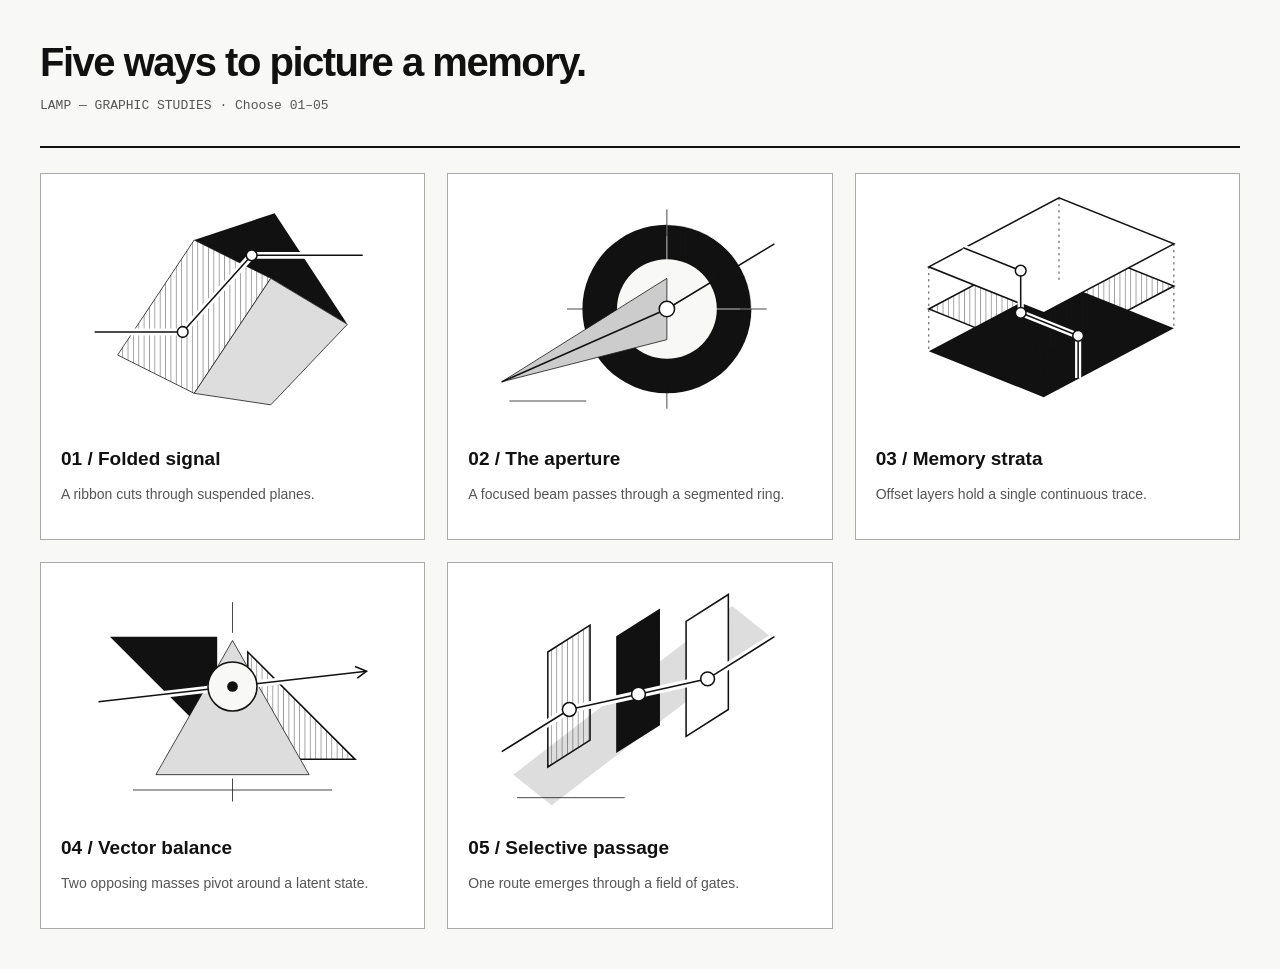
<file: graphic-options/index.html>
<!doctype html><html lang="en"><meta charset="utf-8"><meta name="viewport" content="width=device-width,initial-scale=1"><title>Five directions / LAMP</title><style>*{box-sizing:border-box}body{margin:0;padding:40px;background:#f8f8f6;color:#111;font-family:Arial,sans-serif}header{border-bottom:2px solid;padding-bottom:20px;margin-bottom:25px}h1{font-size:40px;letter-spacing:-1.5px;margin:0 0 10px}header p{font:13px monospace}.grid{display:grid;grid-template-columns:repeat(3,1fr);gap:22px}article{border:1px solid #aaa;padding:20px;background:white}img{width:100%;height:230px}h2{font-size:19px;margin:20px 0 8px}p{font-size:14px;line-height:1.5;color:#555}@media(max-width:800px){.grid{grid-template-columns:repeat(2,1fr)}}@media(max-width:500px){body{padding:20px}.grid{grid-template-columns:1fr}}</style><header><h1>Five ways to picture a memory.</h1><p>LAMP — GRAPHIC STUDIES · Choose 01–05</p></header><div class="grid"><article><img src="01.svg" alt="A ribbon cuts through suspended planes."><h2>01 / Folded signal</h2><p>A ribbon cuts through suspended planes.</p></article><article><img src="02.svg" alt="A focused beam passes through a segmented ring."><h2>02 / The aperture</h2><p>A focused beam passes through a segmented ring.</p></article><article><img src="03.svg" alt="Offset layers hold a single continuous trace."><h2>03 / Memory strata</h2><p>Offset layers hold a single continuous trace.</p></article><article><img src="04.svg" alt="Two opposing masses pivot around a latent state."><h2>04 / Vector balance</h2><p>Two opposing masses pivot around a latent state.</p></article><article><img src="05.svg" alt="One route emerges through a field of gates."><h2>05 / Selective passage</h2><p>One route emerges through a field of gates.</p></article></div></html>
</file>
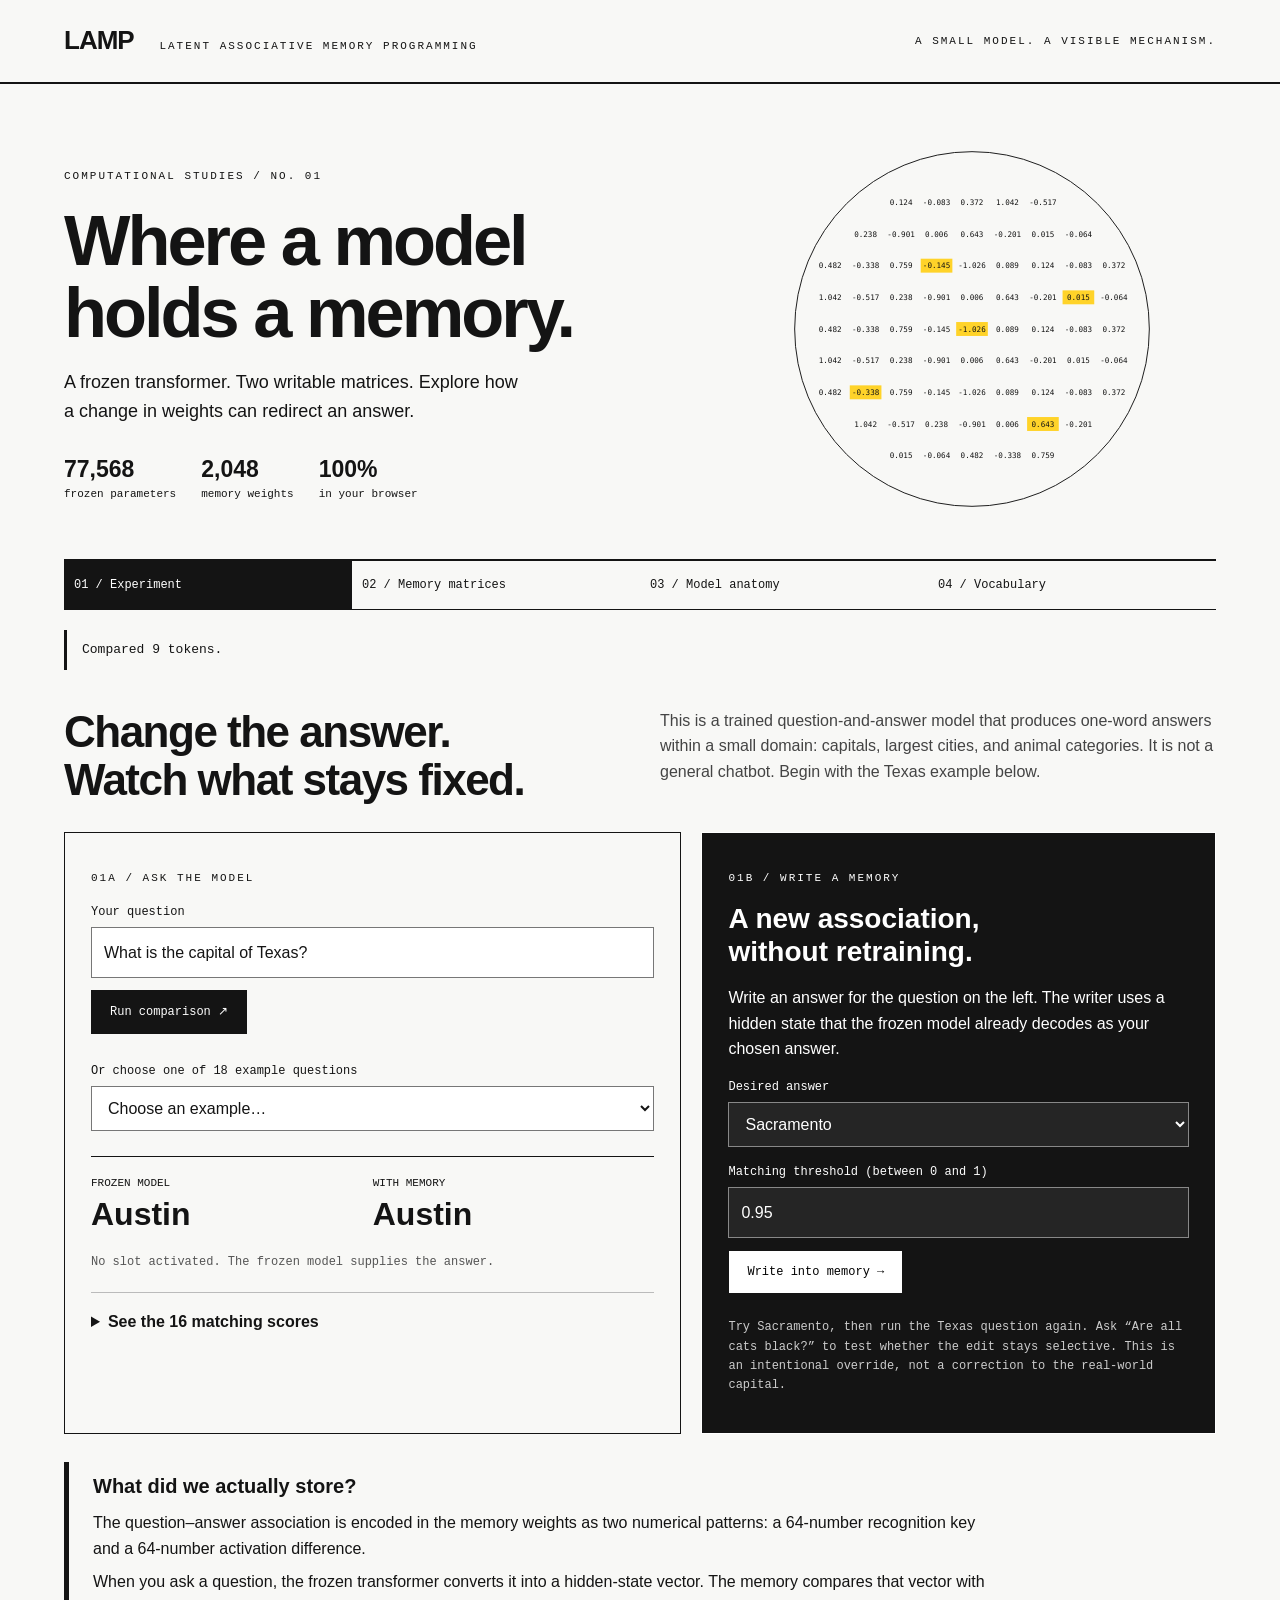
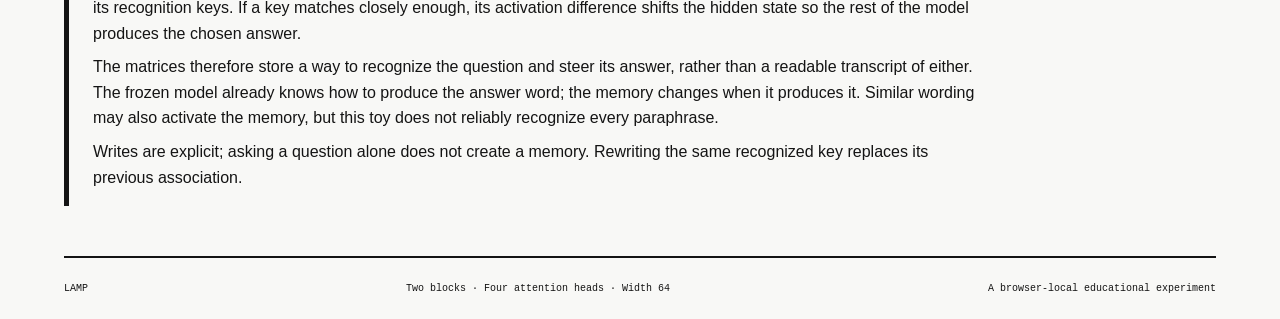
<file: web/index.html>
<!doctype html><html lang="en"><head><meta charset="utf-8"><meta name="viewport" content="width=device-width,initial-scale=1"><title>LAMP — An interactive transformer laboratory</title><link rel="stylesheet" href="style.css"></head><body>
<header><a class="brand" href="#experiment">LAMP <span>LATENT ASSOCIATIVE MEMORY PROGRAMMING</span></a><span class="edition">A SMALL MODEL. A VISIBLE MECHANISM.</span></header>
<main><section class="hero"><div><p class="eyebrow">COMPUTATIONAL STUDIES / NO. 01</p><h1>Where a model<br>holds a memory.</h1><p class="intro">A frozen transformer. Two writable matrices. Explore how a change in weights can redirect an answer.</p><div class="stats"><span><b>77,568</b> frozen parameters</span><span><b>2,048</b> memory weights</span><span><b>100%</b> in your browser</span></div></div><img class="architecture weight-field" src="weight-field.svg" width="600" height="600" alt="A circular field of decimal weights, with five values highlighted in yellow."></section>
<nav aria-label="Laboratory sections"><a href="#experiment">01 / Experiment</a><a href="#matrices">02 / Memory matrices</a><a href="#anatomy">03 / Model anatomy</a><a href="#vocabulary">04 / Vocabulary</a></nav>
<p id="status" role="status" aria-live="polite">Loading the frozen model…</p>
<section id="experiment" class="page"><div class="section-heading"><h2>Change the answer.<br>Watch what stays fixed.</h2><p>This is a trained question-and-answer model that produces one-word answers within a small domain: capitals, largest cities, and animal categories. It is not a general chatbot. Begin with the Texas example below.</p></div><div class="columns"><article class="panel"><p class="eyebrow">01A / ASK THE MODEL</p><form id="ask-form"><label for="question">Your question</label><input id="question" value="What is the capital of Texas?" required maxlength="500"><button>Run comparison ↗</button></form><label for="examples">Or choose one of 18 example questions</label><select id="examples"><option value="">Choose an example…</option></select><div class="results"><div><span>Frozen model</span><strong id="base-answer">—</strong></div><div><span>With memory</span><strong id="memory-answer">—</strong></div></div><p id="match" class="note">Run a question to inspect the memory gate.</p><details><summary>See the 16 matching scores</summary><div id="scores"></div></details></article><article class="panel dark"><p class="eyebrow">01B / WRITE A MEMORY</p><h3>A new association,<br>without retraining.</h3><p>Write an answer for the question on the left. The writer uses a hidden state that the frozen model already decodes as your chosen answer.</p><form id="write-form"><label for="answer">Desired answer</label><select id="answer"></select><label for="write-threshold">Matching threshold (between 0 and 1)</label><input id="write-threshold" type="number" min="0.001" max="0.999" step="0.001" value="0.95" required><button>Write into memory →</button></form><p class="note">Try Sacramento, then run the Texas question again. Ask “Are all cats black?” to test whether the edit stays selective. This is an intentional override, not a correction to the real-world capital.</p></article></div><aside class="lesson"><b>What did we actually store?</b><p>The question–answer association is encoded in the memory weights as two numerical patterns: a 64-number recognition key and a 64-number activation difference.</p><p>When you ask a question, the frozen transformer converts it into a hidden-state vector. The memory compares that vector with its recognition keys. If a key matches closely enough, its activation difference shifts the hidden state so the rest of the model produces the chosen answer.</p><p>The matrices therefore store a way to recognize the question and steer its answer, rather than a readable transcript of either. The frozen model already knows how to produce the answer word; the memory changes when it produces it. Similar wording may also activate the memory, but this toy does not reliably recognize every paraphrase.</p><p>Writes are explicit; asking a question alone does not create a memory. Rewriting the same recognized key replaces its previous association.</p></aside></section>
<section id="matrices" class="page" hidden><div class="section-heading"><h2>The memory is<br>the numbers.</h2><p>Each row is one of 16 slots. Select a matrix and slot, then edit any of its 64 weights. These columns represent hidden features, not vocabulary tokens.</p></div><div class="toolbar"><label>Matrix<select id="matrix"><option value="keys">K / Recognition keys · 16 × 64</option><option value="deltas">D / Activation deltas · 16 × 64</option></select></label><label>Memory slot<select id="slot"></select></label><label class="check"><input id="enabled" type="checkbox"> Slot enabled</label><label>Threshold<input id="threshold" type="number" step="0.001" min="0.001" max="0.999"></label></div><p id="row-info" class="note"></p><form id="weights-form"><div id="weights" class="weight-grid"></div><div class="actions"><button>Save all 64 weights</button><button type="button" id="undo">Undo last change</button><button type="button" id="clear-slot">Clear this slot</button></div></form><details><summary>Bulk row editing and scaling</summary><label for="row-text">64 numbers, separated by spaces or commas</label><textarea id="row-text" rows="4"></textarea><div class="actions"><button id="replace-row">Replace row</button><label>Multiplier<input id="factor" type="number" value="1" step="any"></label><button id="scale">Scale row</button></div></details><aside class="lesson"><b>Reading these two matrices</b><p><strong>K decides when.</strong> The normalized query is multiplied by Kᵀ. A slot can activate only when enabled and its score meets its threshold. The highest eligible score wins; ties choose the lower slot.</p><p><strong>D decides how.</strong> The selected delta row is added to the final prompt state before the second block’s FFN. Raw edits are saved as float32, without automatic normalization. Scaling a key changes its matching sensitivity; scores are cosine similarities only for unit-length keys. Editing an empty row does not enable it.</p><p>Arbitrary numbers do not automatically represent meaningful concepts. Start with a writer-created row, make a small change, and compare the result in Experiment. Large values can make the output unstable.</p></aside><div class="panel"><h3>Keep or share an experiment</h3><p>Memory saves locally in this browser on this site. It is not shared with other visitors. Export a JSON file to move it to another browser. No questions are sent to a server.</p><div class="actions"><button id="export">Export memory</button><label class="file-button">Import memory<input id="import" type="file" accept=".json,application/json"></label><button id="reset">Clear all memory</button></div><p id="storage-note" class="note"></p></div></section>
<section id="anatomy" class="page" hidden><div class="section-heading"><h2>Follow the signal.</h2><p>All shapes below describe one question. T is its token count, including &lt;bos&gt; and &lt;answer&gt;. “What is the capital of Texas?” has T = 9. The browser runs the actual trained transformer, not a question-to-answer lookup table.</p></div><div id="pipeline"></div><aside class="lesson"><b>How the forward-only writer works</b><p>1. Run your question through the frozen model to obtain its 64-number state h, just after the second attention residual.</p><p>2. Probe 18 example questions without memory. Select a donor state h* whose output predicts the desired answer with the highest probability among eligible donors.</p><p>3. Write K[row] = h / ‖h‖ and D[row] = h* − h. For the exact source, h + D[row] = h*, so the remaining FFN and output head receive the donor state.</p><p>This is a restricted activation-transplant experiment. It cannot write arbitrary new words, reconstruct past questions, or guarantee activation for every paraphrase. The base was trained once; the memory writer does not use backpropagation.</p></aside></section>
<section id="vocabulary" class="page" hidden><div class="section-heading"><h2>Fifty-eight tokens.<br>A deliberately small world.</h2><p>The tokenizer lowercases text and recognizes letter sequences, question marks, and periods. Unknown words become &lt;unk&gt;; other characters are ignored. The limit is 46 question tokens plus two special tokens. Output is one token.</p></div><label for="vocab-filter">Find a token or its ID</label><input id="vocab-filter" placeholder="e.g. texas, 50, or <answer>"><div id="vocab-list" class="vocab-grid"></div><aside class="lesson"><b>Four special tokens</b><p>&lt;pad&gt; fills shorter sequences in Python batches. &lt;unk&gt; represents unknown words. &lt;bos&gt; starts the prompt. &lt;answer&gt; ends it and supplies the state used to predict an answer. “losangeles” is one token in this model.</p><p>A vocabulary is a set of representable tokens, not a list of concepts the model understands. Knowing a token does not mean it can answer arbitrary questions about it.</p></aside></section>
<footer><span>LAMP</span><span>Two blocks · Four attention heads · Width 64</span><span>A browser-local educational experiment</span></footer></main><script type="module" src="app.mjs"></script></body></html>
</file>
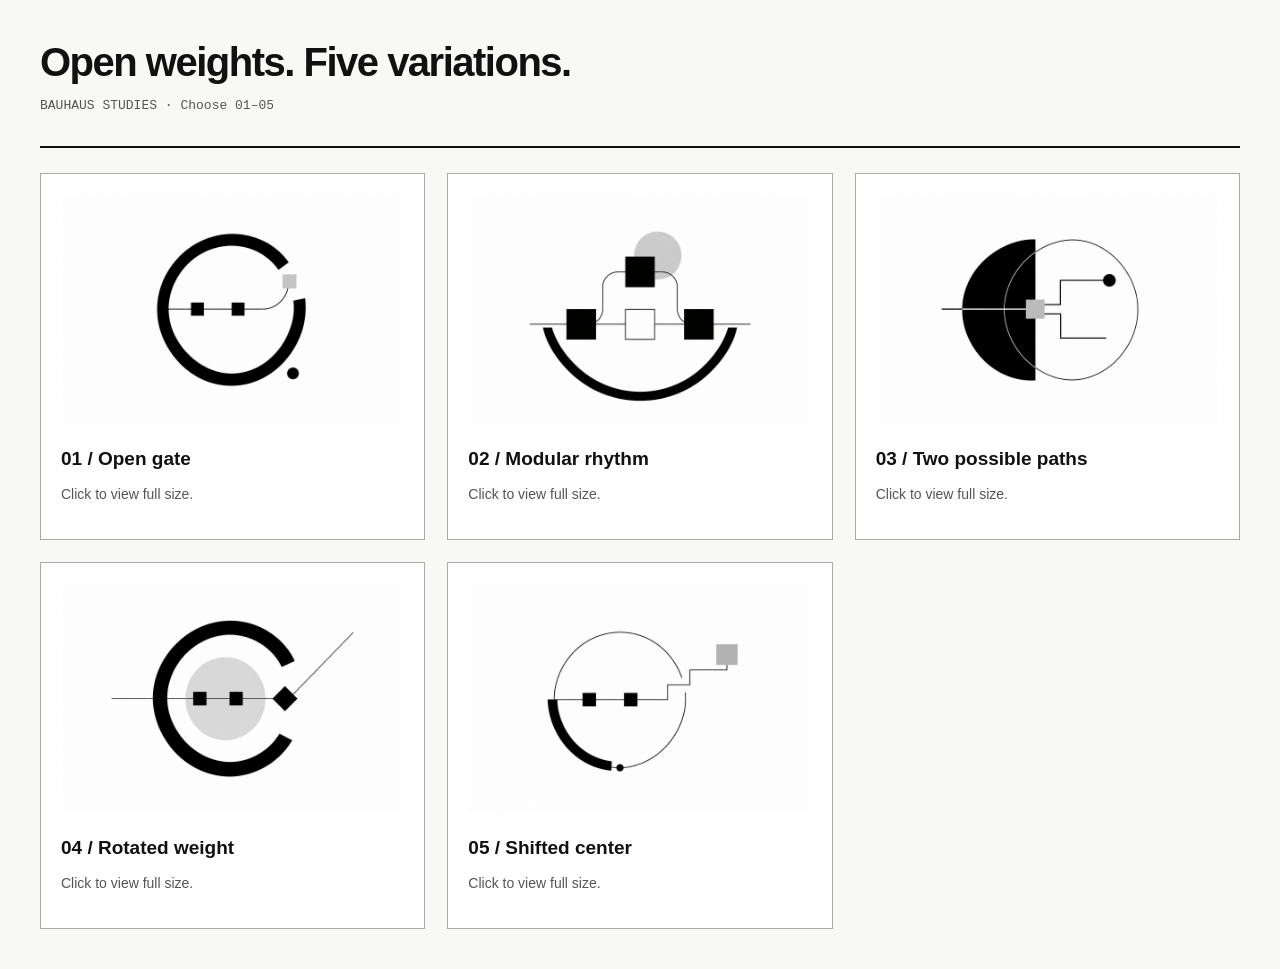
<file: graphic-options/bauhaus/index.html>
<!doctype html><html lang="en"><meta charset="utf-8"><meta name="viewport" content="width=device-width,initial-scale=1"><title>Bauhaus / Five variations</title><style>*{box-sizing:border-box}body{margin:0;padding:40px;background:#f8f8f6;color:#111;font-family:Arial,sans-serif}header{border-bottom:2px solid;padding-bottom:20px;margin-bottom:25px}h1{font-size:40px;letter-spacing:-1.5px;margin:0 0 10px}header p{font:13px monospace}.grid{display:grid;grid-template-columns:repeat(3,1fr);gap:22px}article{border:1px solid #aaa;padding:20px;background:white}img{width:100%;height:230px}h2{font-size:19px;margin:20px 0 8px}p{font-size:14px;line-height:1.5;color:#555}@media(max-width:800px){.grid{grid-template-columns:repeat(2,1fr)}}@media(max-width:500px){body{padding:20px}.grid{grid-template-columns:1fr}}</style><header><h1>Open weights. Five variations.</h1><p>BAUHAUS STUDIES · Choose 01–05</p></header><div class="grid"><article><a href="01.png"><img src="01.png" alt="Open gate"></a><h2>01 / Open gate</h2><p>Click to view full size.</p></article><article><a href="02.png"><img src="02.png" alt="Modular rhythm"></a><h2>02 / Modular rhythm</h2><p>Click to view full size.</p></article><article><a href="03.png"><img src="03.png" alt="Two possible paths"></a><h2>03 / Two possible paths</h2><p>Click to view full size.</p></article><article><a href="04.png"><img src="04.png" alt="Rotated weight"></a><h2>04 / Rotated weight</h2><p>Click to view full size.</p></article><article><a href="05.png"><img src="05.png" alt="Shifted center"></a><h2>05 / Shifted center</h2><p>Click to view full size.</p></article></div></html>
</file>
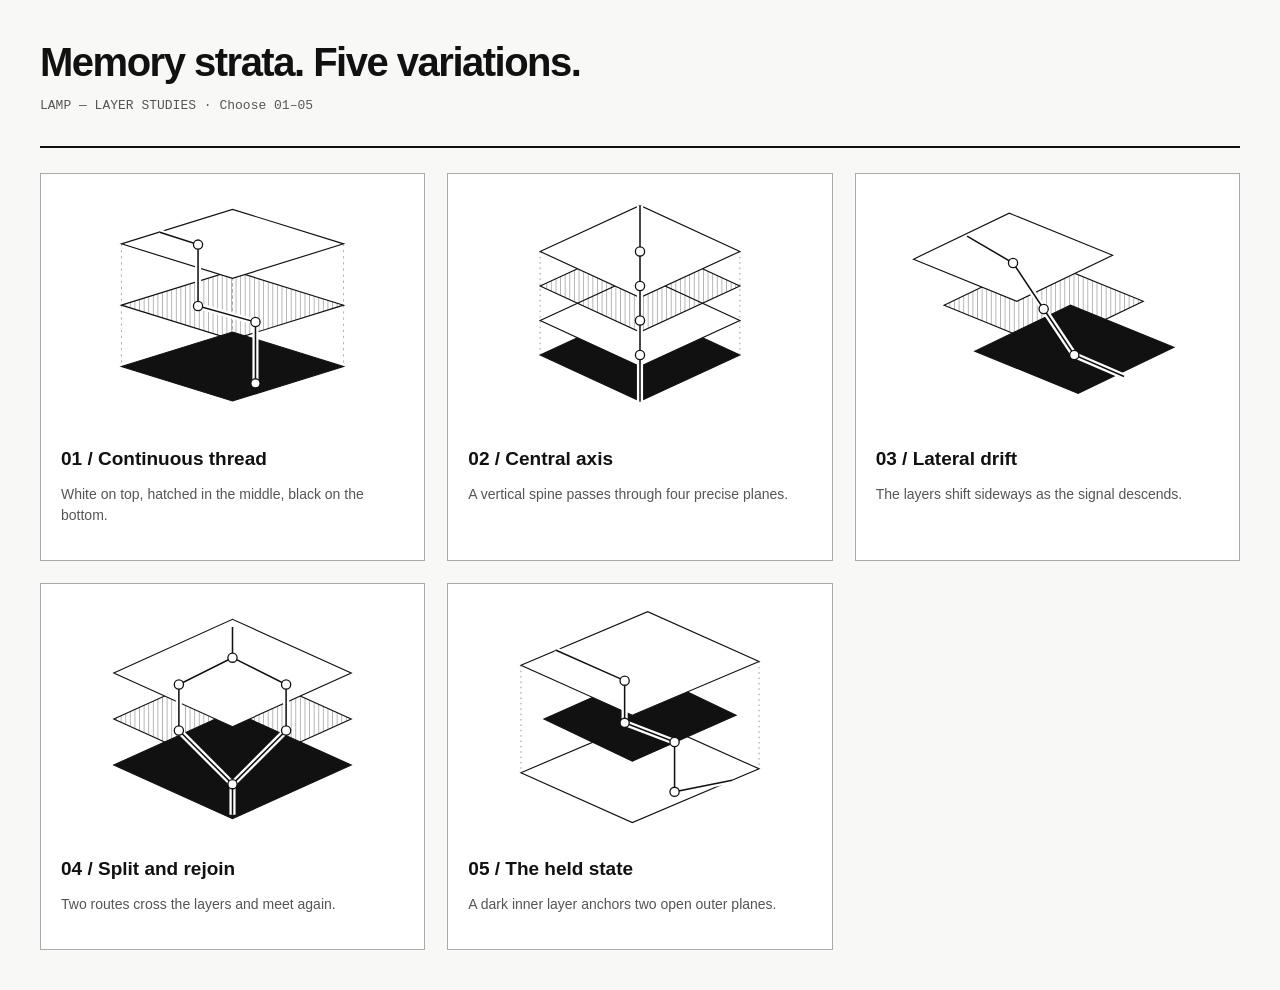
<file: graphic-options/strata/index.html>
<!doctype html><html lang="en"><meta charset="utf-8"><meta name="viewport" content="width=device-width,initial-scale=1"><title>Memory strata / Five variations</title><style>*{box-sizing:border-box}body{margin:0;padding:40px;background:#f8f8f6;color:#111;font-family:Arial,sans-serif}header{border-bottom:2px solid;padding-bottom:20px;margin-bottom:25px}h1{font-size:40px;letter-spacing:-1.5px;margin:0 0 10px}header p{font:13px monospace}.grid{display:grid;grid-template-columns:repeat(3,1fr);gap:22px}article{border:1px solid #aaa;padding:20px;background:white}img{width:100%;height:230px}h2{font-size:19px;margin:20px 0 8px}p{font-size:14px;line-height:1.5;color:#555}@media(max-width:800px){.grid{grid-template-columns:repeat(2,1fr)}}@media(max-width:500px){body{padding:20px}.grid{grid-template-columns:1fr}}</style><header><h1>Memory strata. Five variations.</h1><p>LAMP — LAYER STUDIES · Choose 01–05</p></header><div class="grid"><article><img src="01.svg" alt="White on top, hatched in the middle, black on the bottom."><h2>01 / Continuous thread</h2><p>White on top, hatched in the middle, black on the bottom.</p></article><article><img src="02.svg" alt="A vertical spine passes through four precise planes."><h2>02 / Central axis</h2><p>A vertical spine passes through four precise planes.</p></article><article><img src="03.svg" alt="The layers shift sideways as the signal descends."><h2>03 / Lateral drift</h2><p>The layers shift sideways as the signal descends.</p></article><article><img src="04.svg" alt="Two routes cross the layers and meet again."><h2>04 / Split and rejoin</h2><p>Two routes cross the layers and meet again.</p></article><article><img src="05.svg" alt="A dark inner layer anchors two open outer planes."><h2>05 / The held state</h2><p>A dark inner layer anchors two open outer planes.</p></article></div></html>
</file>
<file: web/style.css>
:root{color-scheme:light;--ink:#141414;--paper:#f8f8f6}*{box-sizing:border-box}body{margin:0;background:var(--paper);color:var(--ink);font:16px/1.6 Arial,Helvetica,sans-serif}header{border-bottom:2px solid;display:flex;justify-content:space-between;align-items:center;padding:20px 5vw}.brand{font-weight:900;font-size:26px;text-decoration:none;color:inherit;letter-spacing:-1px}.brand span{font:11px monospace;letter-spacing:2px;margin-left:20px}.edition,.eyebrow{font:11px/1.5 monospace;letter-spacing:2px}main{max-width:1280px;margin:auto;padding:0 5vw}.hero{display:grid;grid-template-columns:1.3fr 1fr;align-items:center;gap:30px;padding:55px 0 40px}h1{font-size:clamp(42px,5.5vw,76px);line-height:1.02;letter-spacing:-3px;margin:20px 0}h2{font-size:clamp(30px,3.5vw,44px);line-height:1.1;letter-spacing:-1.5px;margin:0}h3{font-size:28px;line-height:1.2;margin:15px 0}.intro{max-width:460px;font-size:18px}.architecture{width:100%;max-height:310px}.stats{display:flex;gap:25px;margin-top:30px;font:11px monospace}.stats b{display:block;font:700 23px Arial;margin-bottom:5px}nav{display:flex;border-top:2px solid;border-bottom:1px solid;flex-wrap:wrap}nav a{flex:1;padding:17px 10px;color:inherit;text-decoration:none;font:12px monospace;white-space:nowrap}nav a[aria-current=page]{background:var(--ink);color:white}#status{font:13px/1.5 monospace;border-left:3px solid;padding:10px 15px;min-height:40px;margin:20px 0}.section-heading{display:grid;grid-template-columns:1fr 1fr;gap:40px;margin:38px 0 28px}.section-heading p{margin:0;color:#444}.columns{display:grid;grid-template-columns:1.2fr 1fr;gap:20px}.panel{border:1px solid;padding:26px}.dark{background:var(--ink);color:white}.dark input,.dark select{background:#252525;color:white;border-color:#888}.dark button{background:white;color:black}.dark .note{color:#ccc}label{display:block;font:12px/1.5 monospace;margin:16px 0 6px}input,select,textarea{width:100%;padding:12px;background:white;color:var(--ink);border:1px solid #777;border-radius:0;font:inherit;min-width:0}button,.file-button{display:inline-block;border:1px solid var(--ink);background:var(--ink);color:white;padding:12px 18px;font:12px/1.5 monospace;cursor:pointer;margin:12px 0}button:hover,.file-button:hover{background:#444}button:disabled{opacity:.5;cursor:wait}input:focus,select:focus,textarea:focus,button:focus-visible,a:focus-visible,summary:focus-visible{outline:3px double #777;outline-offset:3px}.results{display:grid;grid-template-columns:1fr 1fr;border-top:1px solid;margin-top:25px;padding-top:20px}.results span{display:block;font:11px monospace;text-transform:uppercase}.results strong{font-size:clamp(20px,3vw,32px);overflow-wrap:anywhere}.note{font:12px/1.6 monospace;color:#555}.lesson{border-left:5px solid;margin:28px 0;padding:8px 24px;max-width:950px}.lesson p{margin:8px 0}.lesson>b{font-size:20px}details{border-top:1px solid #bbb;padding:16px 0;margin-top:20px}summary{cursor:pointer;font-weight:bold}.toolbar{display:grid;grid-template-columns:2fr 1fr 1fr 1fr;gap:16px;align-items:end}.toolbar label{margin:0}.check{display:flex;align-items:center;gap:8px;padding-bottom:12px}.check input{width:auto}.weight-grid{display:grid;grid-template-columns:repeat(8,1fr);gap:6px}.weight-grid label{margin:0;background:#e7e7e4;padding:4px;font-size:10px}.weight-grid input{padding:8px 3px;font:11px monospace}.actions{display:flex;gap:12px;align-items:center;flex-wrap:wrap}.actions label{margin:0}.actions input[type=number]{width:100px}.file-button{position:relative}.file-button input{position:absolute;inset:0;opacity:0;cursor:pointer;width:100%}.vocab-grid{display:grid;grid-template-columns:repeat(4,1fr);margin:24px 0;gap:1px;background:#bbb;border:1px solid #bbb}.token{padding:12px;background:var(--paper);font:14px monospace}.token span{color:#777;display:inline-block;width:36px}.stage{display:grid;grid-template-columns:45px 1fr 1fr;gap:20px;padding:22px 0;border-top:1px solid}.stage>b{font:26px monospace;color:#777}.stage h3{font-size:20px;margin:0 0 7px}.stage p{margin:4px 0}.shape{font:12px/1.8 monospace;white-space:pre-line}.score{display:flex;justify-content:space-between;font:12px monospace;padding:6px;border-bottom:1px solid #ddd}footer{border-top:2px solid;margin-top:50px;padding:25px 0;display:flex;justify-content:space-between;gap:20px;font:10px monospace}body.loading main form button{pointer-events:none;opacity:.5}[hidden]{display:none!important}@media(max-width:720px){header .edition{display:none}.hero{grid-template-columns:1fr;padding:30px 0}.architecture{max-height:210px}.section-heading,.columns{grid-template-columns:1fr;gap:20px}.weight-grid{grid-template-columns:repeat(4,1fr)}.toolbar{grid-template-columns:1fr 1fr}.vocab-grid{grid-template-columns:repeat(2,1fr)}.stage{grid-template-columns:30px 1fr}.stage .shape{grid-column:2}footer{flex-direction:column}.stats{gap:16px}nav a{flex:1 1 50%}.panel{padding:20px}}

img.architecture{height:auto;mix-blend-mode:multiply}

img.weight-field{width:100%;height:auto;max-height:none;max-width:380px;justify-self:center;aspect-ratio:1;object-fit:contain;mix-blend-mode:normal}@media(max-width:720px){img.weight-field{max-width:280px}}
</file>
